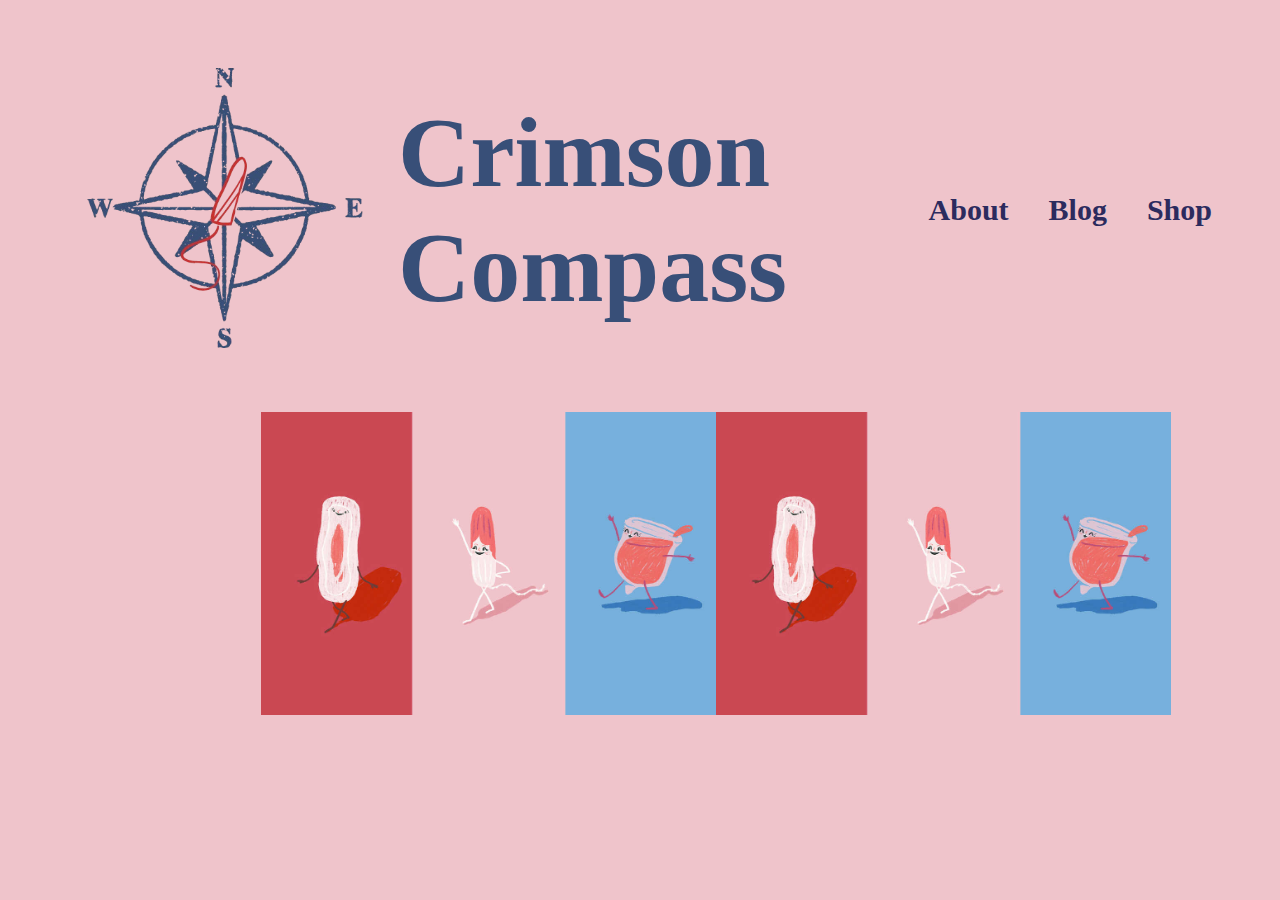
<file: index.html>
<!DOCTYPE html>
<html lang="en">

    <head>
        <meta charset="UTF-8" />
        <meta name="viewport" content="width=device-width, initial-scale=1.0" />
        <link rel="stylesheet" href="styles.css">
        <title>The Crimson Compass</title>
    </head>

    <body>
        <header class="header">
            <div class="logo-container">
                <a href="index.html">
                    <img src="img/logo.png" alt="Compass Logo" class="logo">
                </a>
                <h1 class="site-title">Crimson <br> Compass</span></h1>
            </div>

            <nav class="navigation">
                <ul>
                    <li><a href="index.html">About</a></li>
                    <li><a href="blog.html">Blog</a></li>
                    <li><a href="products.html">Shop</a></li>
                </ul>
            </nav>
        </header>

        <main>
        <div class="column1"></div>
        <div class="column2">
            <img src="img/header-background.jpg" alt="header-background" width="60%">
            <img src="img/header-background.jpg" alt="header-background" width="60%">
        </div>
        <div class="column3"></div>
        </main>
    </body>
</html>
</file>
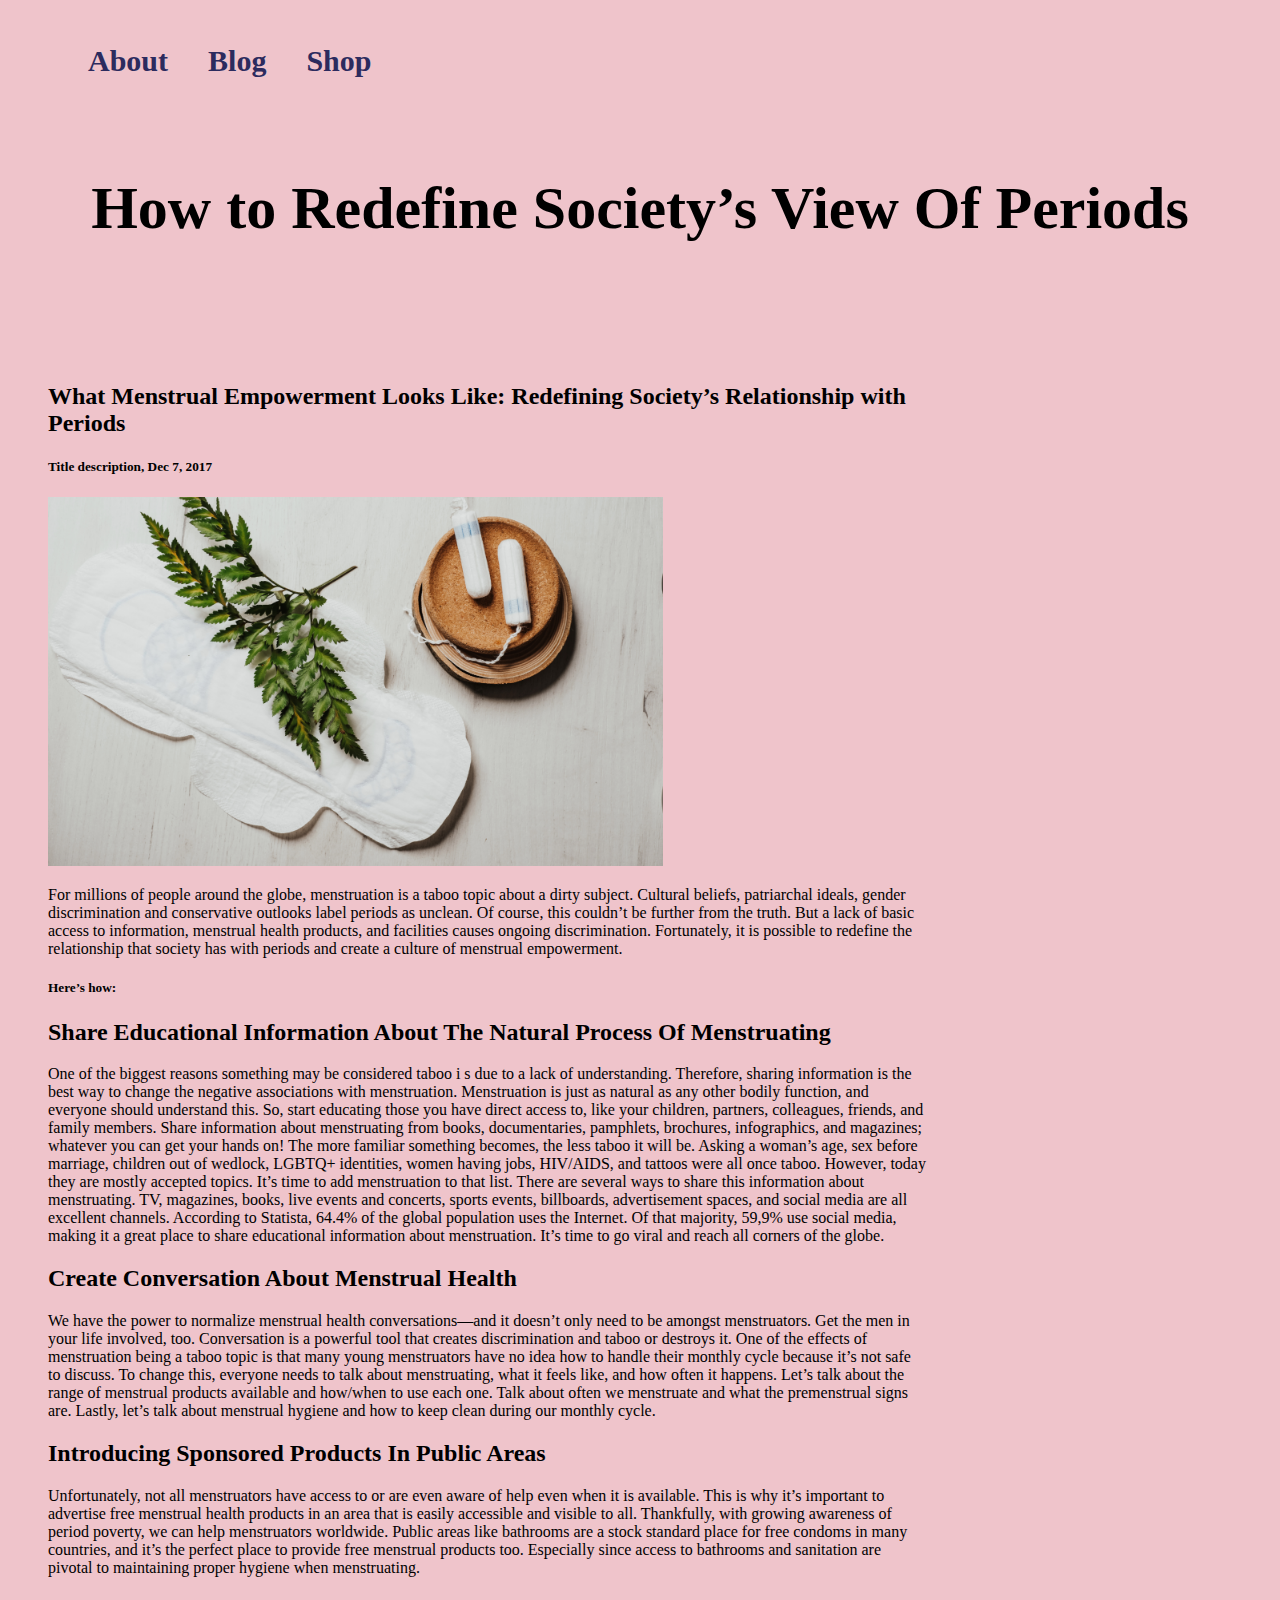
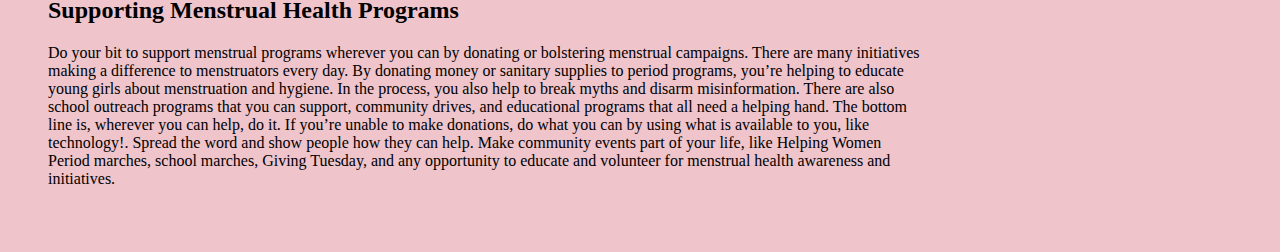
<file: article1.html>
<!DOCTYPE html>
<html>
<head>
<meta name="viewport" content="width=device-width, initial-scale=1">
<style>
* {
  box-sizing: border-box;
}

body
{
  padding: 20px;
  background-color: #EFC4CB;
}

.header {
  padding: 30px;
  font-size: 40px;
  text-align: center;
  background: #EFC4CB;
}

.leftcolumn {   
  float: left;
  width: 75%;
}

.rightcolumn {
  float: left;
  width: 25%;
  padding-left: 20px;
}

.card {
   background-color: #EFC4CB;
   padding: 20px;
   margin-top: 20px;
}

.row:after {
  content: "";
  display: table;
  clear: both;
}


@media screen and (max-width: 800px) {
  .leftcolumn, .rightcolumn {   
    width: 100%;
    padding: 0;
  }
}

.navigation ul {
    display: flex;
    list-style-type: none;
  }
  
  .navigation li {
    margin: 0 20px;
  }
  
  .navigation a {
    float: none;
    left: 50%;
    text-decoration: none;
    font-size: 30px;
    font-weight: bold;
    color: #2C2B5E;
  }
  
  .navigation a:hover {
    color: #DA627D; 
  }

</style>
</head>
<body>

  <header>
    <nav class="navigation">
        <ul>
            <li><a href="home.html">About</a></li>
            <li><a href="blog.html">Blog</a></li>
            <li><a href="products.html">Shop</a></li>
        </ul>
    </nav>
</header>

<div class="header">
  <h2>How to Redefine Society’s View Of Periods</h2>
</div>

<div class="row">
  <div class="leftcolumn">
    <div class="card">
        <h2>
        What Menstrual Empowerment Looks Like: 
        Redefining Society’s Relationship with Periods
      </h2>

      <h5>
      Title description, Dec 7, 2017
      </h5>
      <div class="img">
        <img src="img/article1.png" width="70%">
      </div>
      <p>
      For millions of people around the globe, menstruation is a taboo 
      topic about a dirty subject. Cultural beliefs, patriarchal ideals,
      gender discrimination and conservative outlooks label periods as
      unclean.
      Of course, this couldn’t be further from the truth.
      But a lack of basic access to information, menstrual health 
      products, and facilities causes ongoing discrimination.
      Fortunately, it is possible to redefine the relationship that 
      society has with periods and create a culture of
       menstrual empowerment.
      </p>

      <h5>
        Here’s how:
      </h5>

      <h2>
        Share Educational Information About The Natural Process Of Menstruating
      </h2>
        <p>
        One of the biggest reasons something may be considered taboo i
        s due to a lack of understanding. Therefore, sharing information is 
        the best way to change the negative associations with menstruation.
        Menstruation is just as natural as any other bodily function, and 
        everyone should understand this. So, start educating those you have
        direct access to, like your children, partners, colleagues, friends, 
        and family members. Share information about menstruating from books, 
        documentaries, pamphlets, brochures, infographics, and magazines; whatever 
        you can get your hands on!
        The more familiar something becomes, the less taboo it will be. Asking a 
        woman’s age, sex before marriage, children out of wedlock, LGBTQ+ 
        identities, women having jobs, HIV/AIDS, and tattoos were all once taboo. 
        However, today they are mostly accepted topics. It’s time to add menstruation to that list.
        There are several ways to share this information about menstruating. TV, magazines,
         books, live events and concerts, sports events, billboards, advertisement spaces, 
         and social media are all excellent channels.
        According to Statista, 64.4% of the global population uses the Internet. 
        Of that majority, 59,9% use social media, making it a great place to share 
        educational information about menstruation. It’s time to go viral and reach all corners of the globe.
        </p>

        <h2>
          Create Conversation About Menstrual Health
        </h2>

        <p>
          We have the power to normalize menstrual health conversations—and it doesn’t only need to be amongst menstruators. Get the men in your life involved, too.

Conversation is a powerful tool that creates discrimination and taboo or destroys it. One of the effects of menstruation being a taboo topic is that many young menstruators have no idea how to handle their monthly cycle because it’s not safe to discuss.

To change this, everyone needs to talk about menstruating, what it feels like, and how often it happens. Let’s talk about the range of menstrual products available and how/when to use each one. Talk about often we menstruate and what the premenstrual signs are. Lastly, let’s talk about menstrual hygiene and how to keep clean during our monthly cycle.
        </p>

        <h2>
          Introducing Sponsored Products In Public Areas
        </h2>

        <p>
          Unfortunately, not all menstruators have access to or are even aware of help even when it is available. This is why it’s important to advertise free menstrual health products in an area that is easily accessible and visible to all. Thankfully, with growing awareness of period poverty, we can help menstruators worldwide.

Public areas like bathrooms are a stock standard place for free condoms in many countries, and it’s the perfect place to provide free menstrual products too. Especially since access to bathrooms and sanitation are pivotal to maintaining proper hygiene when menstruating.
        </p>

        <h2>
          Supporting Menstrual Health Programs
        </h2>

        <p>
          Do your bit to support menstrual programs wherever you can by donating or bolstering menstrual campaigns. There are many initiatives making a difference to menstruators every day.

By donating money or sanitary supplies to period programs, you’re helping to educate young girls about menstruation and hygiene. In the process, you also help to break myths and disarm misinformation. There are also school outreach programs that you can support, community drives, and educational programs that all need a helping hand.

The bottom line is, wherever you can help, do it.

If you’re unable to make donations, do what you can by using what is available to you, like technology!. Spread the word and show people how they can help. Make community events part of your life, like Helping Women Period marches, school marches, Giving Tuesday, and any opportunity to educate and volunteer for menstrual health awareness and initiatives.
        </p>

    </div>
  </div>

</body>
</html>
</file>
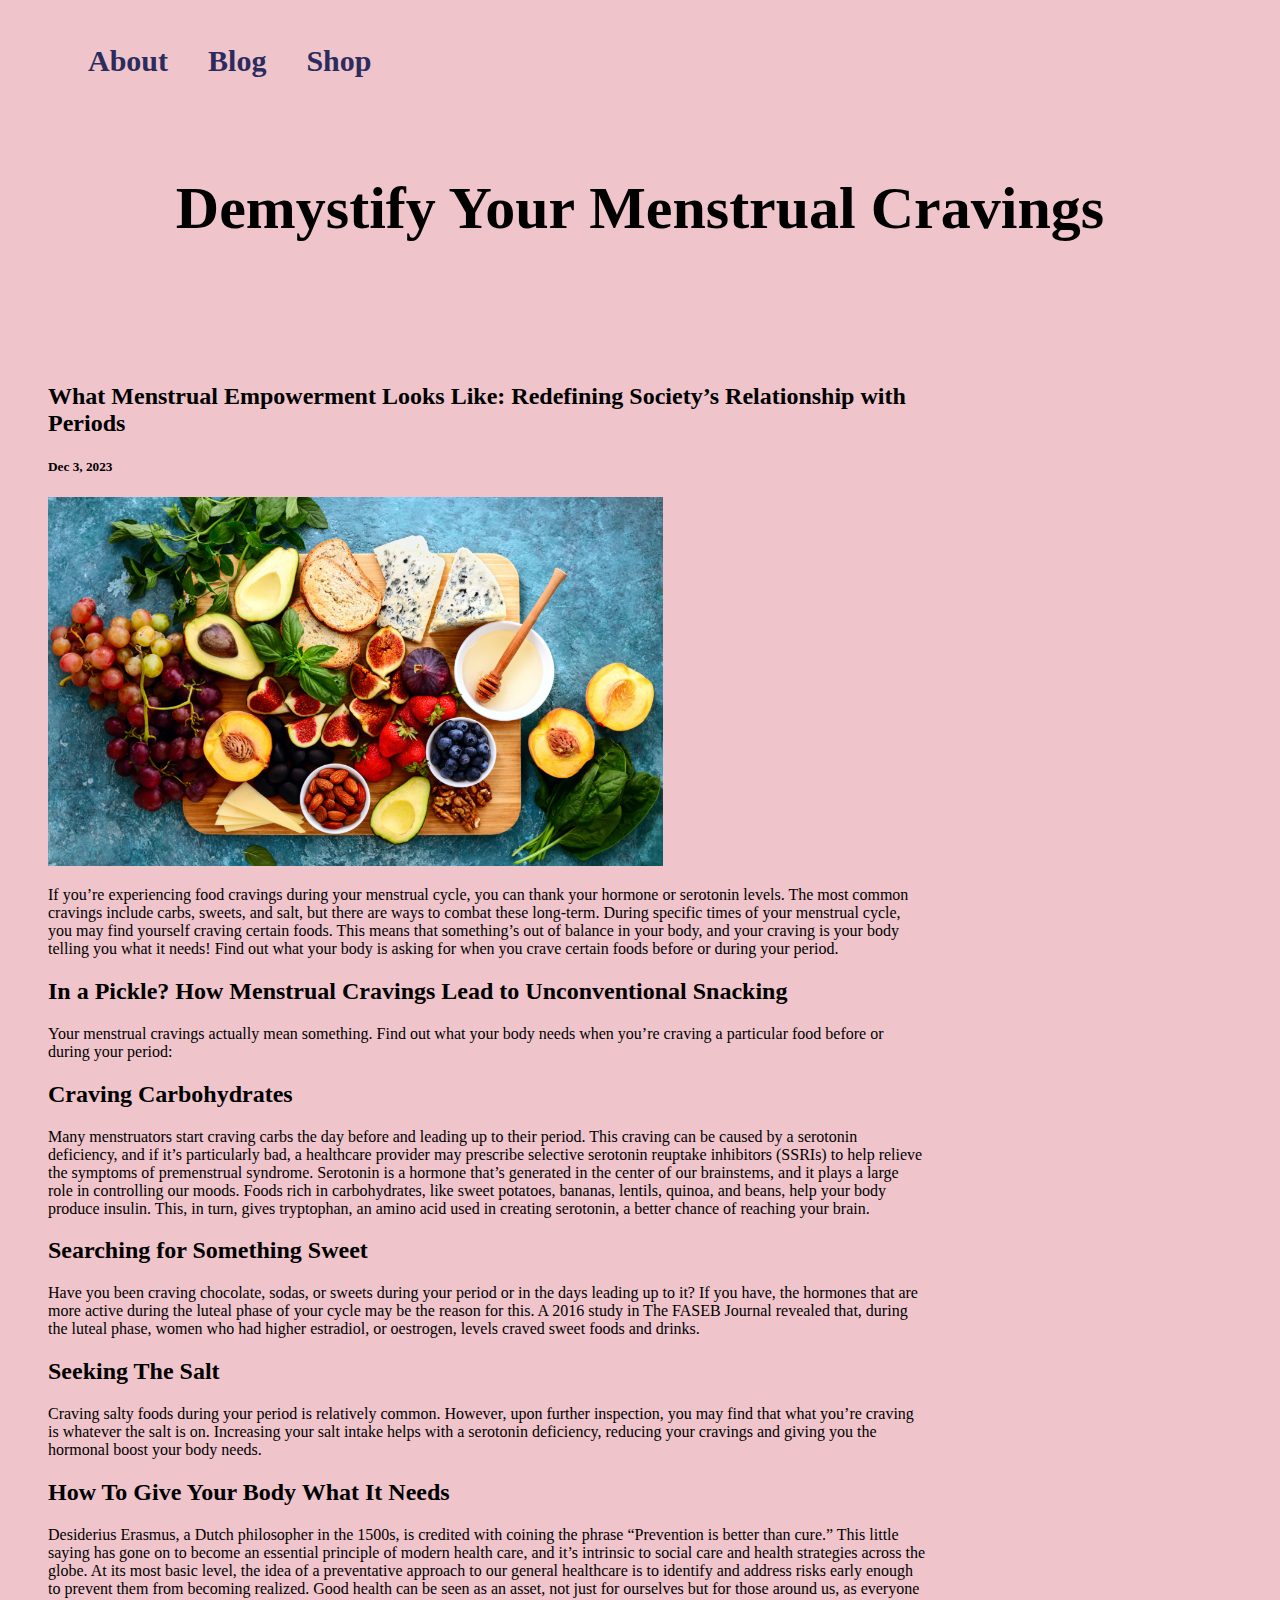
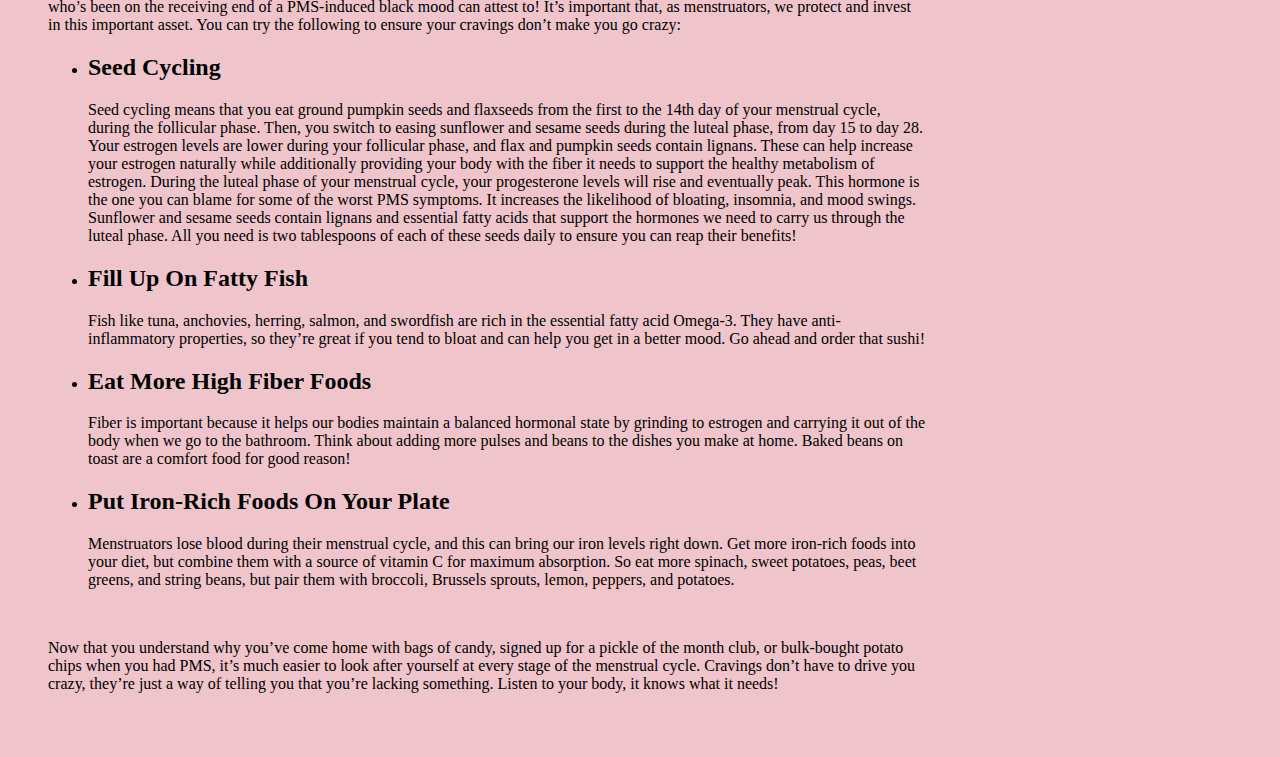
<file: article2.html>
<!DOCTYPE html>
<html>
<head>
<meta name="viewport" content="width=device-width, initial-scale=1">
<style>
* {
  box-sizing: border-box;
}

body
{
  padding: 20px;
  background-color: #EFC4CB;
}

.header {
  padding: 30px;
  font-size: 40px;
  text-align: center;
  background: #EFC4CB;
}

.leftcolumn {   
  float: left;
  width: 75%;
}

.rightcolumn {
  float: left;
  width: 25%;
  padding-left: 20px;
}

.card {
   background-color: #EFC4CB;
   padding: 20px;
   margin-top: 20px;
}

.row:after {
  content: "";
  display: table;
  clear: both;
}


@media screen and (max-width: 800px) {
  .leftcolumn, .rightcolumn {   
    width: 100%;
    padding: 0;
  }
}

.navigation ul {
    display: flex;
    list-style-type: none;
  }
  
  .navigation li {
    margin: 0 20px;
  }
  
  .navigation a {
    float: none;
    left: 50%;
    text-decoration: none;
    font-size: 30px;
    font-weight: bold;
    color: #2C2B5E;
  }
  
  .navigation a:hover {
    color: #DA627D; 
  }

</style>
</head>
<body>

  <header>
    <nav class="navigation">
        <ul>
            <li><a href="home.html">About</a></li>
            <li><a href="blog.html">Blog</a></li>
            <li><a href="products.html">Shop</a></li>
        </ul>
    </nav>
</header>

<div class="header">
  <h2>
    Demystify Your Menstrual Cravings
  </h2>
</div>

<div class="row">
  <div class="leftcolumn">
    <div class="card">
        <h2>
        What Menstrual Empowerment Looks Like: 
        Redefining Society’s Relationship with Periods
      </h2>

      <h5>
      Dec 3, 2023
      </h5>
      <div class="img">
        <img src="img/article2.png" width="70%">
      </div>
      <p>
        If you’re experiencing food cravings during your menstrual 
        cycle, you can thank your hormone or serotonin levels. The
         most common cravings include carbs, sweets, and salt, but 
         there are ways to combat these long-term. During specific 
         times of your menstrual cycle, you may find yourself craving 
         certain foods. This means that something’s out of balance in 
         your body, and your craving is your body telling you what it 
         needs! Find out what your body is asking for when you crave 
         certain foods before or during your period.
      </p>

      <h2>
        In a Pickle? How Menstrual Cravings Lead to Unconventional Snacking
      </h2>
 
      <p>
        Your menstrual cravings actually mean something. Find out what your body needs when you’re craving a particular food before or during your period:
      </p>

      <h2>
        Craving Carbohydrates
      </h2>
        <p>
            Many menstruators start craving carbs the day before and leading up to their period. This craving can be caused by a serotonin deficiency, and if it’s particularly bad, a healthcare provider may prescribe selective serotonin reuptake inhibitors (SSRIs) to help relieve the symptoms of premenstrual syndrome.

            Serotonin is a hormone that’s generated in the center of our brainstems, and it plays a large role in controlling our moods. Foods rich in carbohydrates, like sweet potatoes, bananas, lentils, quinoa, and beans, help your body produce insulin. This, in turn, gives tryptophan, an amino acid used in creating serotonin, a better chance of reaching your brain.
        </p>

        <h2>
            Searching for Something Sweet
        </h2>

        <p>
            Have you been craving chocolate, sodas, or sweets during 
            your period or in the days leading up to it? If you have, 
            the hormones that are more active during the luteal phase 
            of your cycle may be the reason for this.
            A 2016 study in The FASEB Journal revealed that, during the
             luteal phase, women who had higher estradiol, or oestrogen,
             levels craved sweet foods and drinks.
        </p>

        <h2>
            Seeking The Salt
        </h2>

        <p>
            Craving salty foods during your period is relatively common. However, upon further inspection, you may find that what you’re craving is whatever the salt is on.
            Increasing your salt intake helps with a serotonin deficiency, reducing your cravings and giving you the hormonal boost your body needs.
        </p>

        <h2>
            How To Give Your Body What It Needs
        </h2>

        <p>
            Desiderius Erasmus, a Dutch philosopher in the 1500s, is credited with coining the phrase “Prevention is better than cure.” This little saying has gone on to become an essential principle of modern health care, and it’s intrinsic to social care and health strategies across the globe.
            At its most basic level, the idea of a preventative approach to our general healthcare is to identify and address risks early enough to prevent them from becoming realized. Good health can be seen as an asset, not just for ourselves but for those around us, as everyone who’s been on the receiving end of a PMS-induced black mood can attest to! It’s important that, as menstruators, we protect and invest in this important asset.  
            You can try the following to ensure your cravings don’t make you go crazy:
        </p>

        <ul>
            <li>
                <h2>Seed Cycling</h2>
                <p>
                    Seed cycling means that you eat ground pumpkin seeds and flaxseeds from the first to the 14th day of your menstrual cycle, during the follicular phase. Then, you switch to easing sunflower and sesame seeds during the luteal phase, from day 15 to day 28.

                    Your estrogen levels are lower during your follicular phase, and flax and pumpkin seeds contain lignans. These can help increase your estrogen naturally while additionally providing your body with the fiber it needs to support the healthy metabolism of estrogen.
                    
                    During the luteal phase of your menstrual cycle, your progesterone levels will rise and eventually peak. This hormone is the one you can blame for some of the worst PMS symptoms. It increases the likelihood of bloating, insomnia, and mood swings. Sunflower and sesame seeds contain lignans and essential fatty acids that support the hormones we need to carry us through the luteal phase.
                    
                    All you need is two tablespoons of each of these seeds daily to ensure you can reap their benefits!
                </p>
            </li>
            <li>
                <h2>Fill Up On Fatty Fish</h2>
                <p> 
                    Fish like tuna, anchovies, herring, salmon, and swordfish are rich in the essential fatty acid Omega-3. They have anti-inflammatory properties, so they’re great if you tend to bloat and can help you get in a better mood. Go ahead and order that sushi!
                </p>
            </li>
            <li>
                <h2>Eat More High Fiber Foods </h2>
                <p>
                    Fiber is important because it helps our bodies maintain a balanced hormonal state by grinding to estrogen and carrying it out of the body when we go to the bathroom. Think about adding more pulses and beans to the dishes you make at home. Baked beans on toast are a comfort food for good reason!
                </p>
            </li>
            <li>
                <h2>Put Iron-Rich Foods On Your Plate</h2>
                <p> 
                    Menstruators lose blood during their menstrual cycle, and this can bring our iron levels right down. Get more iron-rich foods into your diet, but combine them with a source of vitamin C for maximum absorption. So eat more spinach, sweet potatoes, peas, beet greens, and string beans, but pair them with broccoli, Brussels sprouts, lemon, peppers, and potatoes.
                </p>
            </li>
        </ul>
<br>

     <p>
        Now that you understand why you’ve come home with bags of candy, signed up for a pickle of the month club, or bulk-bought potato chips when you had PMS, it’s much easier to look after yourself at every stage of the menstrual cycle.

Cravings don’t have to drive you crazy, they’re just a way of telling you that you’re lacking something. Listen to your body, it knows what it needs!
     </p>   

    </div>
  </div>
</div>

</body>
</html>
</file>
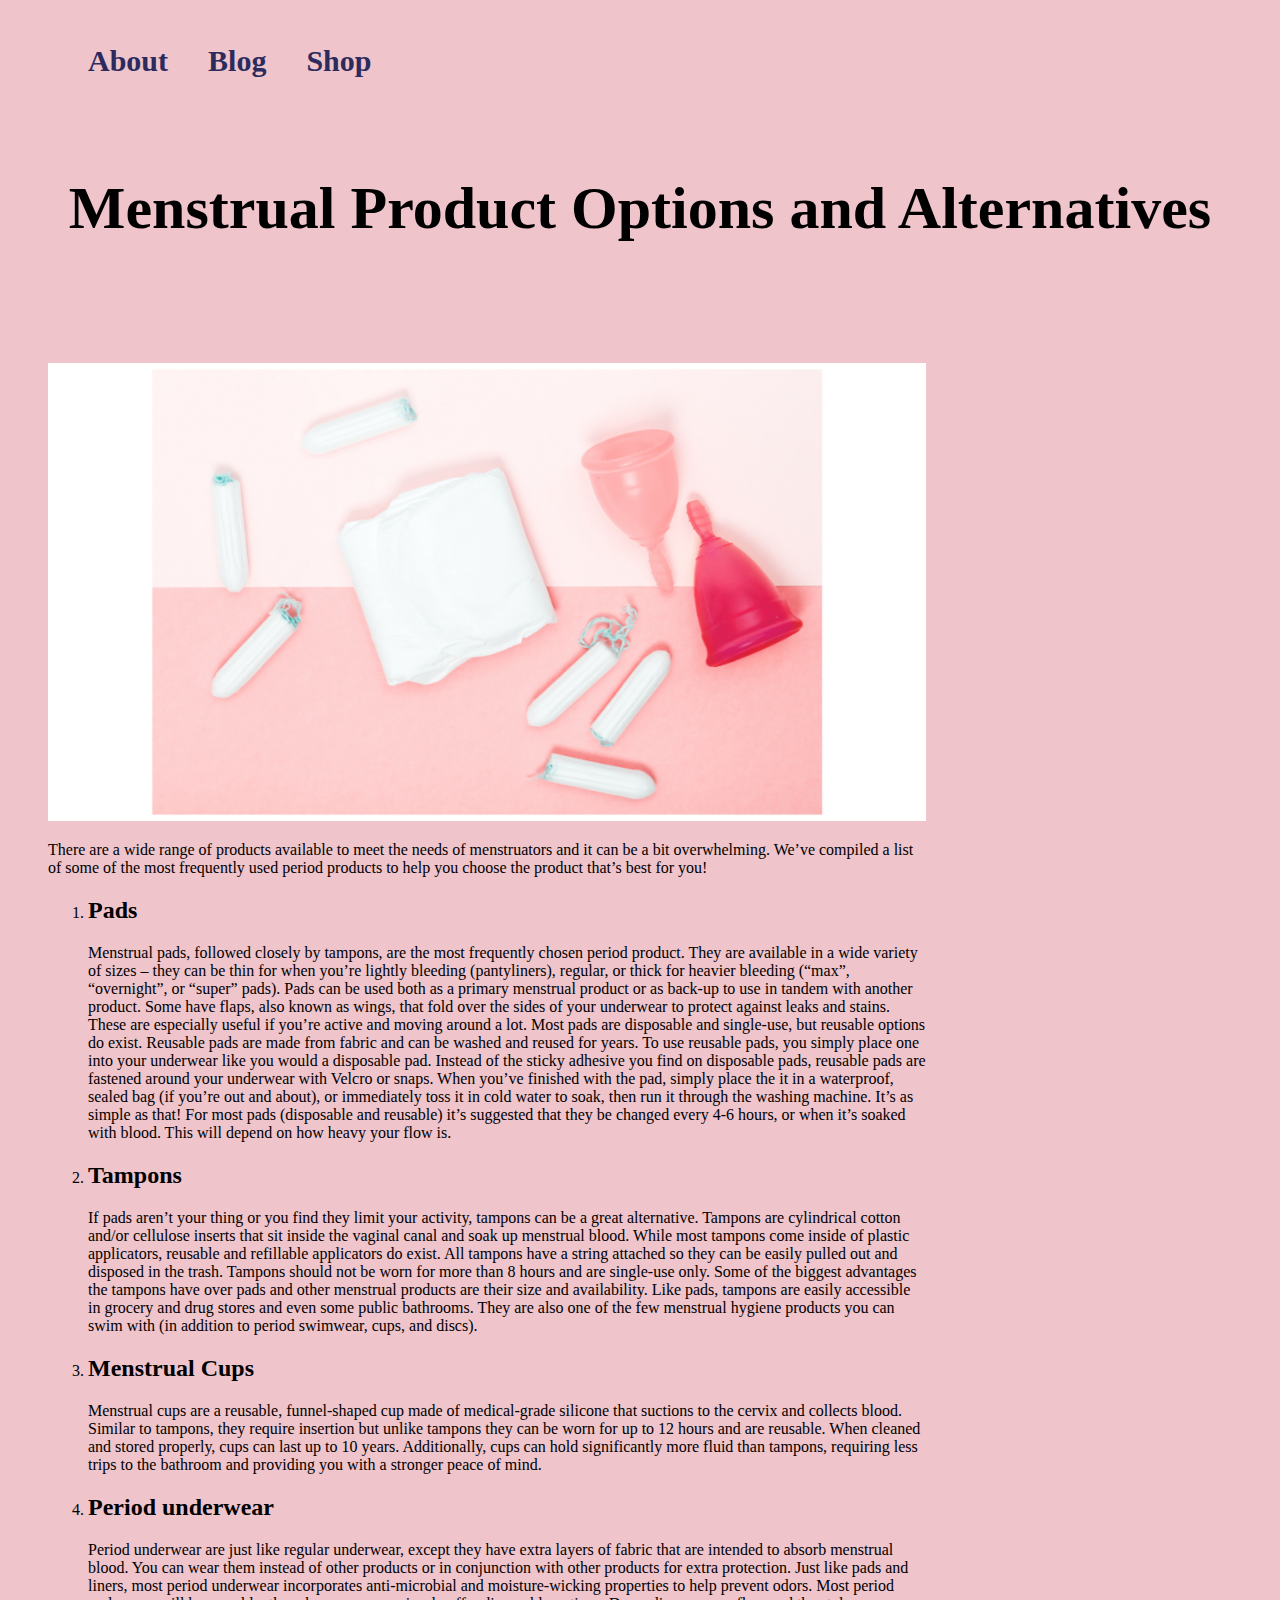
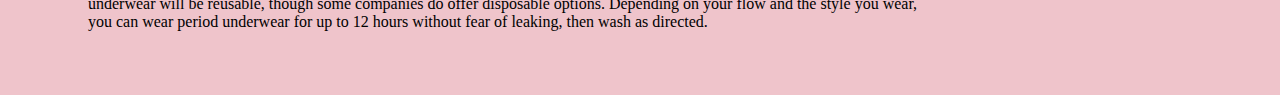
<file: article3.html>
<!DOCTYPE html>
<html>
<head>
<meta name="viewport" content="width=device-width, initial-scale=1">
<style>
* {
  box-sizing: border-box;
}

body
{
  padding: 20px;
  background-color: #EFC4CB;
}

.header {
  padding: 30px;
  font-size: 40px;
  text-align: center;
  background: #EFC4CB;
}

.leftcolumn {   
  float: left;
  width: 75%;
}

.rightcolumn {
  float: left;
  width: 25%;
  padding-left: 20px;
}

.card {
   background-color: #EFC4CB;
   padding: 20px;
   margin-top: 20px;
}

.row:after {
  content: "";
  display: table;
  clear: both;
}


@media screen and (max-width: 800px) {
  .leftcolumn, .rightcolumn {   
    width: 100%;
    padding: 0;
  }
}

.navigation ul {
    display: flex;
    list-style-type: none;
  }
  
  .navigation li {
    margin: 0 20px;
  }
  
  .navigation a {
    float: none;
    left: 50%;
    text-decoration: none;
    font-size: 30px;
    font-weight: bold;
    color: #2C2B5E;
  }
  
  .navigation a:hover {
    color: #DA627D; 
  }

</style>
</head>
<body>

  <header>
    <nav class="navigation">
        <ul>
            <li><a href="home.html">About</a></li>
            <li><a href="blog.html">Blog</a></li>
            <li><a href="products.html">Shop</a></li>
        </ul>
    </nav>
</header>

<div class="header">
  <h2>
    Menstrual Product Options and Alternatives
  </h2>
</div>

<div class="row">
  <div class="leftcolumn">
    <div class="card">
      <div class="img">
        <img src="img/article3.png" width="100%">
      </div>
      <p>
        There are a wide range of products available to meet the needs of menstruators and it can be a bit overwhelming. We’ve compiled a list of some of the most frequently used period products to help you choose the product that’s best for you! 
      </p>

      <ol>
        <li>
            <h2>Pads</h2>
            <p>
                Menstrual pads, followed closely by tampons, are the most frequently chosen period product. They are available in a wide variety of sizes – they can be thin for when you’re lightly bleeding (pantyliners), regular, or thick for heavier bleeding (“max”, “overnight”, or “super” pads). Pads can be used both as a primary menstrual product or as back-up to use in tandem with another product.
                Some have flaps, also known as wings, that fold over the sides of your underwear to protect against leaks and stains. These are especially useful if you’re active and moving around a lot.          
                Most pads are disposable and single-use, but reusable options do exist. Reusable pads are made from fabric and can be washed and reused for years. To use reusable pads, you simply place one into your underwear like you would a disposable pad. Instead of the sticky adhesive you find on disposable pads, reusable pads are fastened around your underwear with Velcro or snaps. When you’ve finished with the pad, simply place the it in a waterproof, sealed bag (if you’re out and about), or immediately toss it in cold water to soak, then run it through the washing machine. It’s as simple as that!
                For most pads (disposable and reusable) it’s suggested that they be changed every 4-6 hours, or when it’s soaked with blood. This will depend on how heavy your flow is.  
            </p>
        </li>
        <li>
            <h2>Tampons</h2>
            <p>
                If pads aren’t your thing or you find they limit your activity, tampons can be a great alternative. Tampons are cylindrical cotton and/or cellulose inserts that sit inside the vaginal canal and soak up menstrual blood. While most tampons come inside of plastic applicators, reusable and refillable applicators do exist. All tampons have a string attached so they can be easily pulled out and disposed in the trash. Tampons should not be worn for more than 8 hours and are single-use only. 
Some of the biggest advantages the tampons have over pads and other menstrual products are their size and availability. Like pads, tampons are easily accessible in grocery and drug stores and even some public bathrooms. They are also one of the few menstrual hygiene products you can swim with (in addition to period swimwear, cups, and discs). 
            </p>
        </li>
        <li>
            <h2>Menstrual Cups</h2>
            <p>
                Menstrual cups are a reusable, funnel-shaped cup made of medical-grade silicone that suctions to the cervix and collects blood. Similar to tampons, they require insertion but unlike tampons they can be worn for up to 12 hours and are reusable. When cleaned and stored properly, cups can last up to 10 years. Additionally, cups can hold significantly more fluid than tampons, requiring less trips to the bathroom and providing you with a stronger peace of mind.
            </p>
        </li>
        <li>
            <h2>Period underwear </h2>
            <p>
                Period underwear are just like regular underwear, except they have extra layers of fabric that are intended to absorb menstrual blood. You can wear them instead of other products or in conjunction with other products for extra protection.
Just like pads and liners, most period underwear incorporates anti-microbial and moisture-wicking properties to help prevent odors. Most period underwear will be reusable, though some companies do offer disposable options. Depending on your flow and the style you wear, you can wear period underwear for up to 12 hours without fear of leaking, then wash as directed. 
            </p>
        </li>
      </ol>

      
    </div>
  </div>
</div>
</body>
</html>
</file>
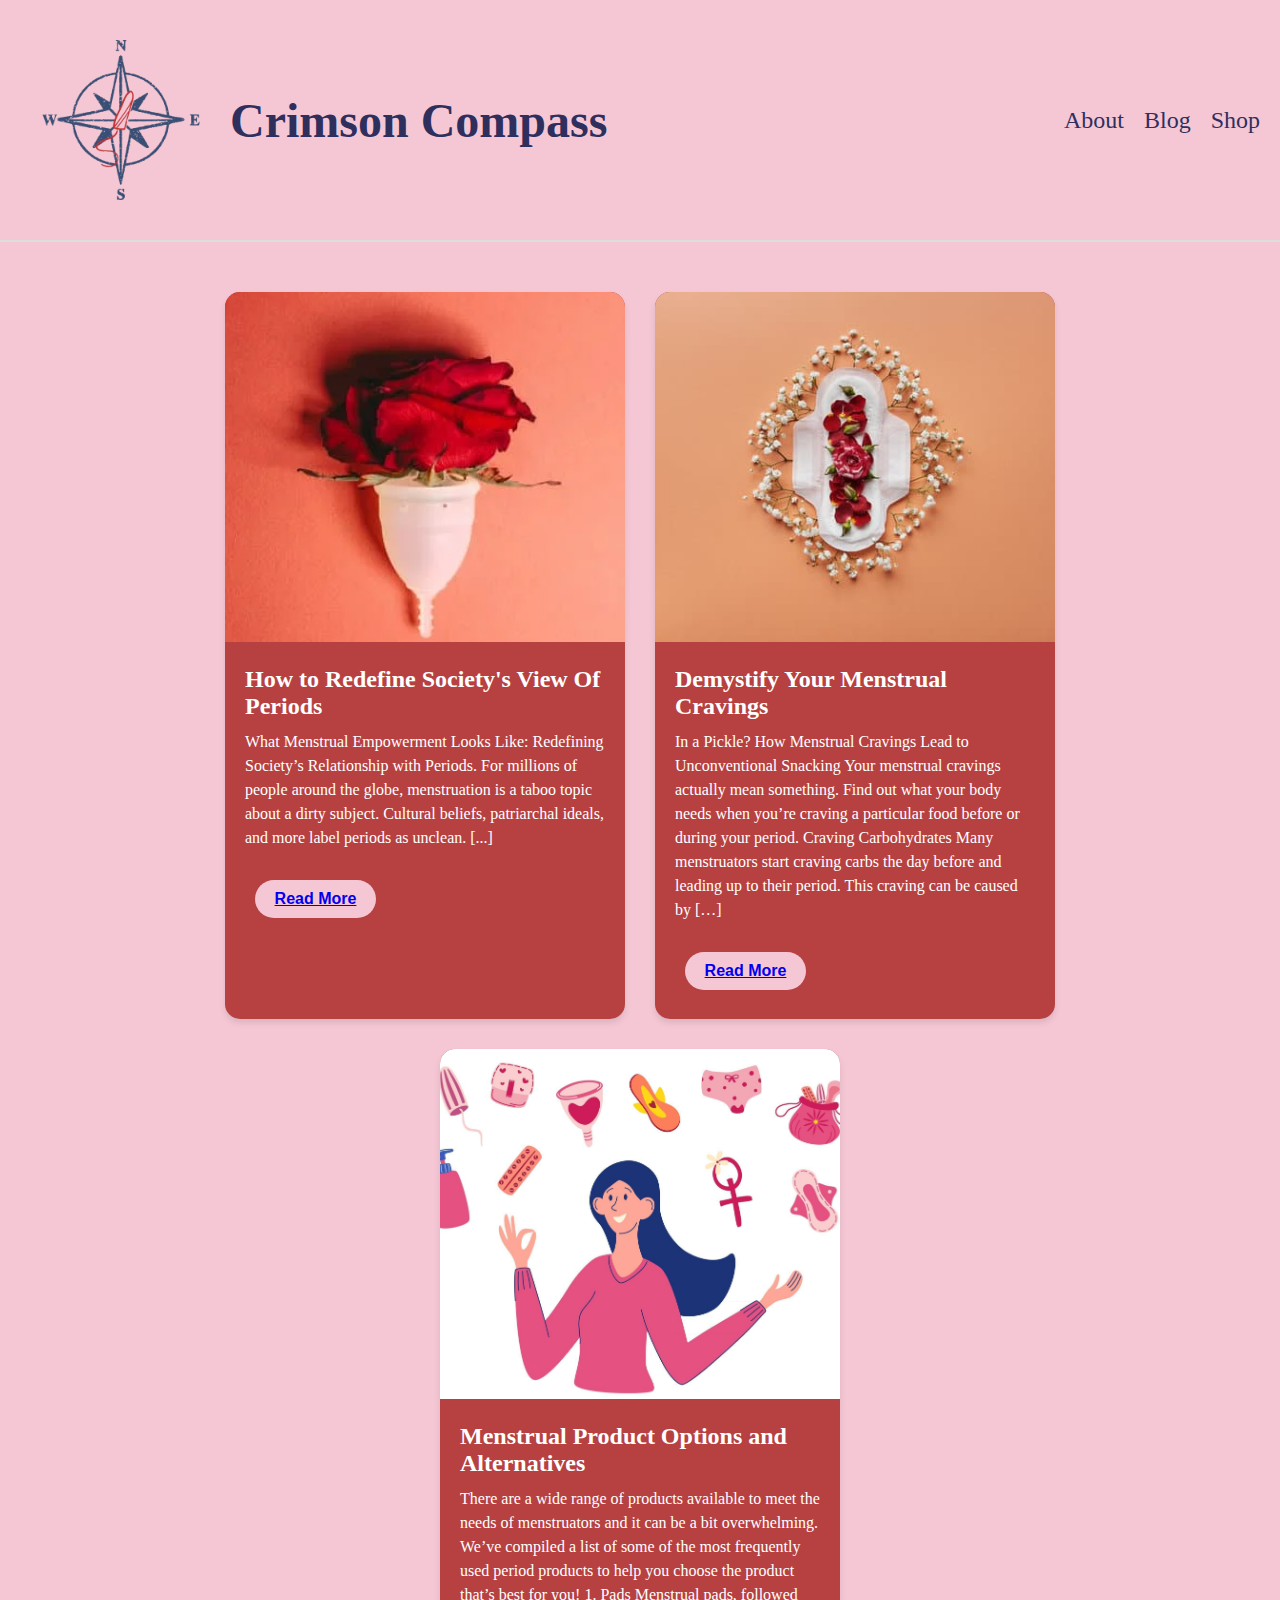
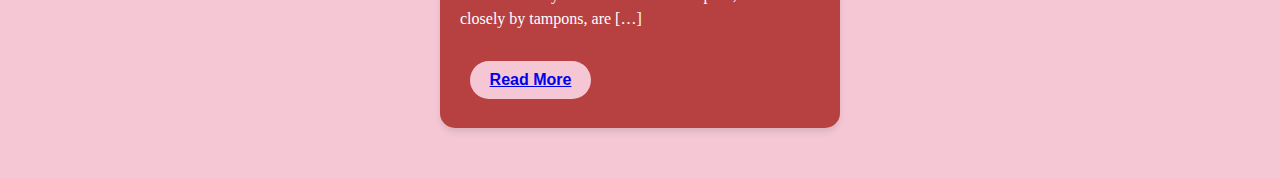
<file: blog.html>
<!DOCTYPE html>
<html lang="en">
<head>
    <meta charset="UTF-8">
    <meta name="viewport" content="width=device-width, initial-scale=1.0">
    <title>Crimson Compass Blog</title>
    <link rel="stylesheet" href="style.css">
</head>
<body>
    <header>
        <div class="logo">
            <img src="img/logo.png" alt="Compass Logo">
            <h1> Crimson Compass</h1>
        </div>
        <nav>
            <ul>
                <li><a href="home.html">About</a></li>
                <li><a href="blog.html">Blog</a></li>
                <li><a href="products.html">Shop</a></li>
            </ul>
        </nav>
    </header>

    <main>
        <section class="blog-section">
            <div class="blog-card">
                <img src="img/rose-cup.png" alt="Menstrual Cup with Rose">
                <div class="blog-content">
                    <h3>How to Redefine Society's View Of Periods</h3>
                    <p>
                        What Menstrual Empowerment Looks Like: Redefining Society’s Relationship with Periods. 
                        For millions of people around the globe, menstruation is a taboo topic about a dirty subject. 
                        Cultural beliefs, patriarchal ideals, and more label periods as unclean.
                        [...]
                    </p>
                    <button class="read-more"> <a href="article1.html">Read More</a></button>
                </div>
            </div>

            <div class="blog-card">
                <img src="img/rose-pad.jpg" alt="Decorated sanitary Pad">
                <div class="blog-content">
                    <h3>Demystify Your Menstrual Cravings</h3>
                    <p>
                        In a Pickle? How Menstrual Cravings Lead to Unconventional Snacking Your menstrual cravings 
                        actually mean something. Find out what your body needs when you’re craving a particular food 
                        before or during your period. Craving Carbohydrates Many menstruators start craving carbs the 
                        day before and leading up to their period. This craving can be caused by […]
                    </p>
                    <button class="read-more"><a href="article2.html">Read More</a></button>
                </div>
            </div>

            <div class="blog-card">
                <img src="img/products.jpg" alt="Menstrual Cup with Rose">
                <div class="blog-content">
                    <h3>Menstrual Product Options and Alternatives</h3>
                    <p>
                        There are a wide range of products available to meet the needs of menstruators and it can be 
                        a bit overwhelming. We’ve compiled a list of some of the most frequently used period products 
                        to help you choose the product that’s best for you!     1. Pads Menstrual pads, followed closely
                        by tampons, are […]
                    </p>
                    <button class="read-more"><a href="article3.html">Read More</a></button>
                </div>
            </div>

        </section>
    </main>
</body>
</html>
</file>
<file: styles.css>
@font-face 
{
    font-family: 'Sandler';
    src: url('Sandler.otf') format('truetype');
}

h1
{
    font-family: 'Sandler', Georgia; 
}

.header {
    display: flex;
    justify-content: space-between;
    align-items: center;
    padding: 20px 40px;
  }

main
{
    display: flex;
    flex-wrap: wrap;
    text-align: center;
}

.column1 
{
    width: 20%;
}

.column2 
{
    width: 60%;
    display: inline-flex;
}

.column3 
{
    width: 20%;
}

body
{
    background-color: #EFC4CB;
}
  
.logo 
{
    width: 350px;
    height: auto;
}
  
.logo-container 
{
    display: flex;
    align-items: center;
}

.site-title 
{
    font-size: 100px;
    color: #384F78; 
}

.navigation ul {
    display: flex;
    list-style-type: none;
  }
  
  .navigation li {
    margin: 0 20px;
  }
  
  .navigation a {
    text-decoration: none;
    font-size: 30px;
    font-weight: bold;
    color: #2C2B5E;
  }
  
  .navigation a:hover {
    color: #DA627D; 
  }

  @media (max-width: 600px) {
    .header {
        flex-direction: column;
        align-items: center;
        padding: 10px;
    }

    .logo {
        max-width: 80%; /* Make the logo larger on smaller screens */
    }

    .site-title {
        font-size: 1.2em; /* Smaller font size for mobile */
        text-align: center; /* Center text */
    }
}

/* Tablet styles */
@media (min-width: 601px) and (max-width: 900px) {
    .site-title {
        font-size: 1.4em; /* Adjust font size for tablets */
    }

    .logo {
        max-width: 90%; /* Slightly larger logo on tablet */
    }
}

.about
{
    padding: 50px;
    font-size: 1.5rem;
}
</file>
<file: style.css>
/* General Reset */
* {
    margin: 0;
    padding: 0;
    box-sizing: border-box;
}

body {
    font-family: 'Georgia', serif;
    background-color: #f5c7d5;
    color: #2f2f5e;
}

header {
    display: flex;
    justify-content: space-between;
    align-items: center;
    padding: 20px;
    border-bottom: 2px solid #ddd;
}

.logo {
    display: flex;
    align-items: center;
}

.logo img {
    width: 200px;
    margin-right: 10px;
}

h1 {
    font-size: 3rem;
    font-weight: bold;
}

nav ul {
    list-style: none;
    display: flex;
    gap: 20px;
}

nav a {
    text-decoration: none;
    font-size: 1.5rem;
    color: #2f2f5e;
}

.headerimg {
    display: flex;
    justify-content: center;
    gap: 10px;
    margin: 40px auto;
}

.illustration {
    width: 150px;
    height: 300px;
    background-size: cover;
    border-radius: 10px;
}

.red {
    background-color: #b74141;
}

.pink {
    background-color: #f5c7d5;
}

.blue {
    background-color: #82a4d7;
}

/* shop */
* {
    margin: 0;
    padding: 0;
    box-sizing: border-box;
}

body {
    font-family: 'Georgia', serif;
    background-color: #f5c7d5;
    color: #2f2f5e;
    text-align: center;
}

header {
    display: flex;
    justify-content: space-between;
    align-items: center;
    padding: 20px;
    border-bottom: 2px solid #ddd;
}

h1 {
    font-size: 3rem;
    font-weight: bold;
}

nav ul {
    list-style: none;
    display: flex;
    gap: 20px;
}

nav a {
    text-decoration: none;
    font-size: 1.5rem;
    color: #2f2f5e;
}

.product-intro h2 {
    font-size: 2rem;
    margin: 20px 0;
}

.products {
    display: flex;
    justify-content: center;
    flex-wrap: wrap;
    gap: 20px;
    margin: 20px auto;
    max-width: 800px;
}

.product {
    padding: 10px 20px;
    border-radius: 20px;
    color: white;
    font-weight: bold;
    font-size: 1.2rem;
    cursor: pointer;
}

.product.blue {
    background-color: #82a4d7;
}

.product.red {
    background-color: #b74141;
}

/* General Reset */
* {
    margin: 0;
    padding: 0;
    box-sizing: border-box;
}

body {
    font-family: 'Georgia', serif;
    background-color: #f5c7d5;
    color: #2f2f5e;
    text-align: center;
}

header {
    display: flex;
    justify-content: space-between;
    align-items: center;
    padding: 20px;
    border-bottom: 2px solid #ddd;
}

h1 {
    font-size: 3rem;
    font-weight: bold;
}

nav ul {
    list-style: none;
    display: flex;
    gap: 20px;
}

nav a {
    text-decoration: none;
    font-size: 1.5rem;
    color: #2f2f5e;
}

.blog-section {
    display: flex;
    justify-content: center;
    gap: 30px;
    margin: 50px 20px;
    flex-wrap: wrap;
}

.blog-card {
    background-color: #b74141;
    border-radius: 15px;
    color: #fff;
    max-width: 400px;
    text-align: left;
    overflow: hidden;
    box-shadow: 0 4px 6px rgba(0, 0, 0, 0.1);
}

.blog-card img {
    width: 100%;
    height:350px;
    object-fit: cover;
}

.blog-content {
    padding: 20px;
}

.blog-content h3 {
    margin-bottom: 10px;
    font-size: 1.5rem;
}

.blog-content p {
    font-size: 1rem;
    margin-bottom: 20px;
    line-height: 1.5;
}

.read-more {
    background-color: #f5c7d5;
    color: #2f2f5e;
    border: none;
    padding: 10px 20px;
    font-size: 1rem;
    cursor: pointer;
    border-radius: 25px;
    text-align: center;
}

.read-more:hover {
    background-color: #d19baf;
}


/*shopping*/

* {
    margin: 0;
    padding: 0;
    box-sizing: border-box;
}

h1 {
    text-align: center;
    margin: 1rem 0;
}

.body {
    width: 100%;
    display: flex;
    padding-top: 2rem;
    justify-content: space-evenly;
    align-items: flex-start;
}

.product-card {
    border-radius: 1rem;
    border: 1px solid gray;
    padding: 1rem;
    margin: 0.5rem;
    display: flex;
    flex-direction: column;
    justify-content: center;
    align-items: center;
    width: 45%;
    text-align: center;
}

.container{
    padding: 0 1rem 0 2rem;
}
.heading{
    text-align: center;
    font-size: 1.3rem;
    padding: 0;
    margin: 0;
    margin-bottom: 1rem;
}

button {
    background-color: #82a4d7;
    color: rgb(60, 60, 60);
    padding: 0.6rem 1rem;
    border: none;
    border-radius: 0.6rem;
    cursor: pointer;
    margin: 0.6rem;
    transition: 0.1s ease-in-out;
    font-weight: 600;
    font-size: 0.9rem;
}

button:hover {
    background-color: #b74141;
    transform: translateY(2px);
}

.result {
    display: flex;
    flex-wrap: wrap;
}

.cart {
    min-width: 40%;
    padding-right: 1rem;
}

.cart-header {
    display: flex;
    justify-content: space-between;
}

hr {
    color: gray;
    margin: 0.5rem 0;
}

.cart-items {
    margin: 1rem 0;
}

.cart-item {
    display: flex;
    justify-content: space-between;
    align-items: center;
    border-radius: 1rem;
    border: 1px solid rgb(203, 203, 203);
    padding: 0rem 1rem;
    margin: 0.3rem 0;
}
.cart-detail{
  display: flex;
  align-items: center;
  width: 60%;
  justify-content: space-between;
}

.mid {
    display: flex;
    align-items: center;
}

.mid button {
    font-size: 2rem;
    font-weight: 600;
    padding: 0;
    background-color: white;
    color: gray;
}

.mid p {
    padding: 0.3rem 0.5rem;
    background-color: rgb(203, 203, 203);
    border-radius: 0.3rem;
    margin: 0 0.5rem;
}

.buy-btn {
    width: 100%;
    padding: 0.8rem 0;
    margin: 0;
    margin-top: 1.5rem;
    border-radius: 0.2rem;
}

.footer{
    text-align: center;
    padding: 3rem 0 1rem 0;
}


@media screen and (max-width: 1150px) {
    .product-card {
        width: 100%;
    }

    .result {
        display: flex;
        flex-wrap: wrap;
    }

    .cart {
        min-width: 50%;
    }
}

@media screen and (max-width: 850px) {
    .body {
        display: flex;
        flex-direction: column;
        align-items: center;
        justify-content: center;
    }

    .container {
        width: 100%;
        padding: 2rem;
    }

    .cart {
        padding: 2rem;
        width: 100%;
    }
}

  
  .product-image {
    max-width: 100%;
    height: 200px;
    border-bottom: 2px solid #d19baf;
    margin-bottom: 10px;
  }
</file>
